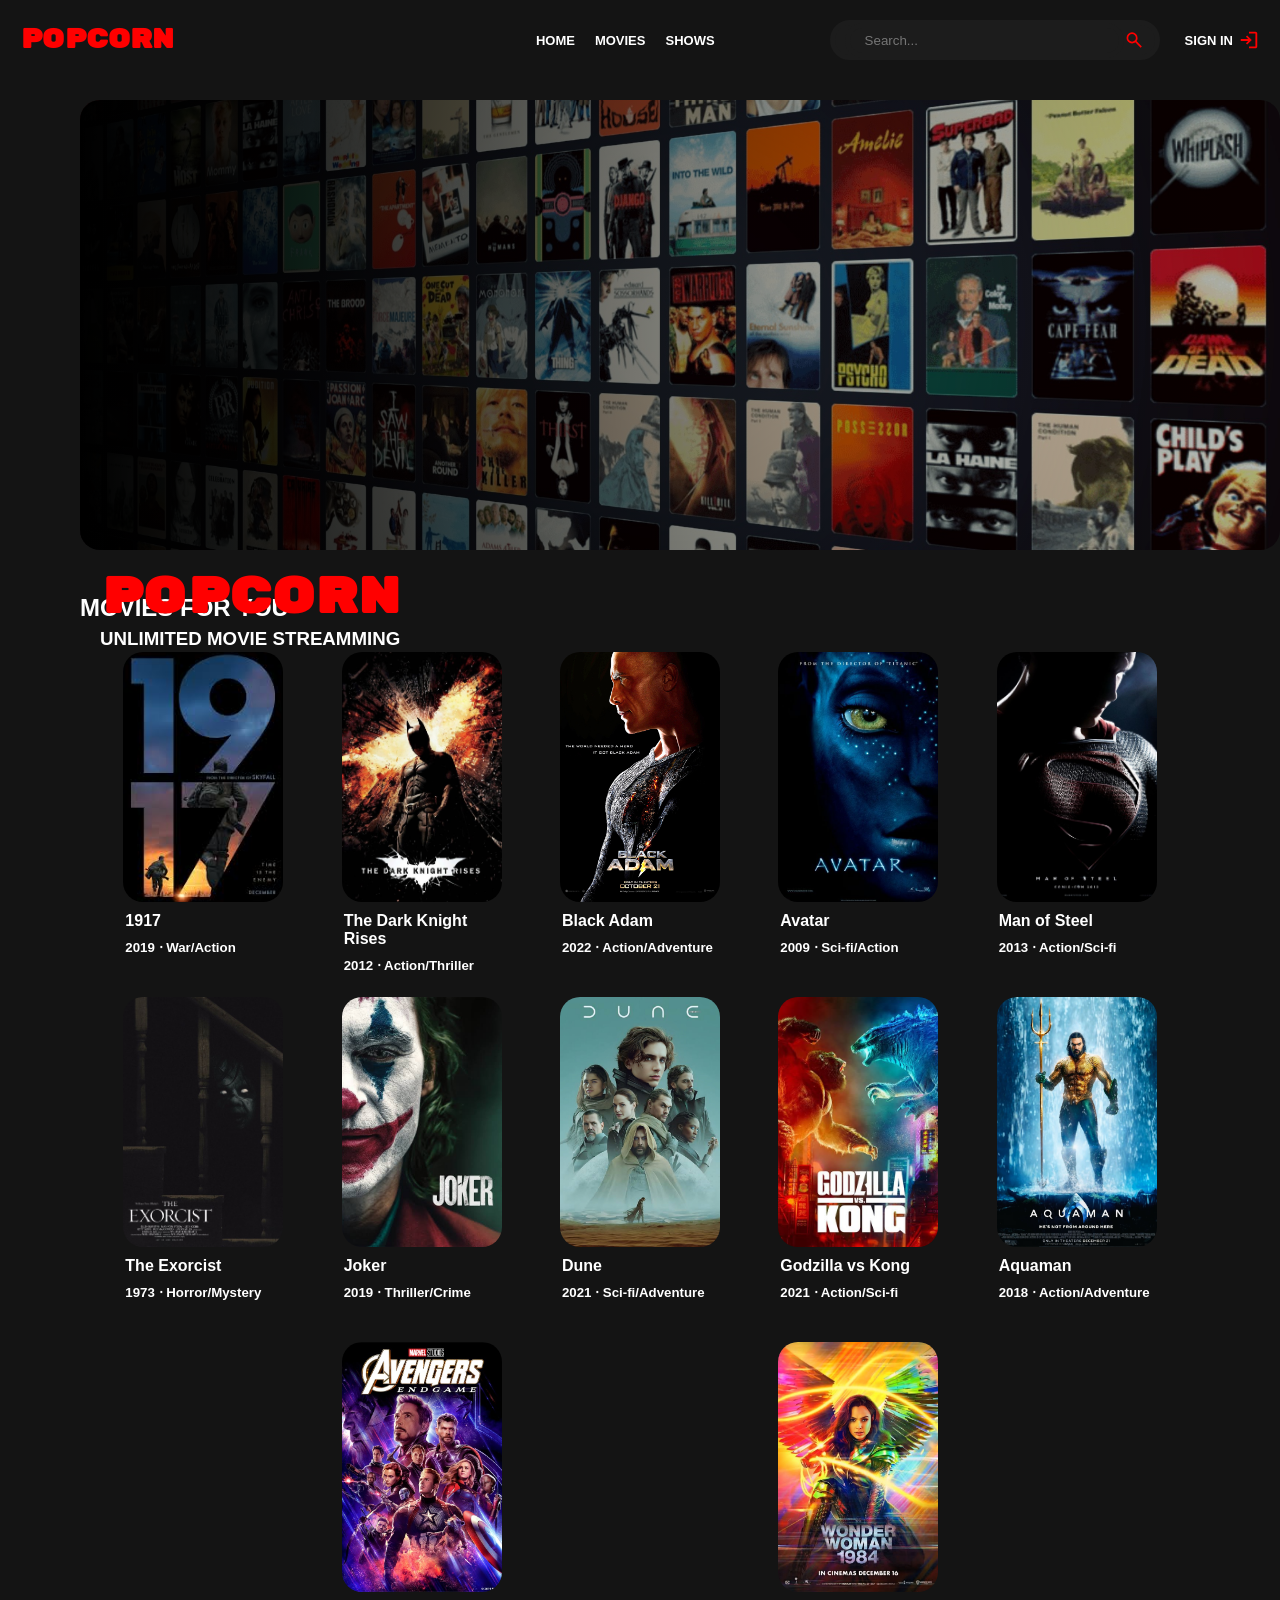
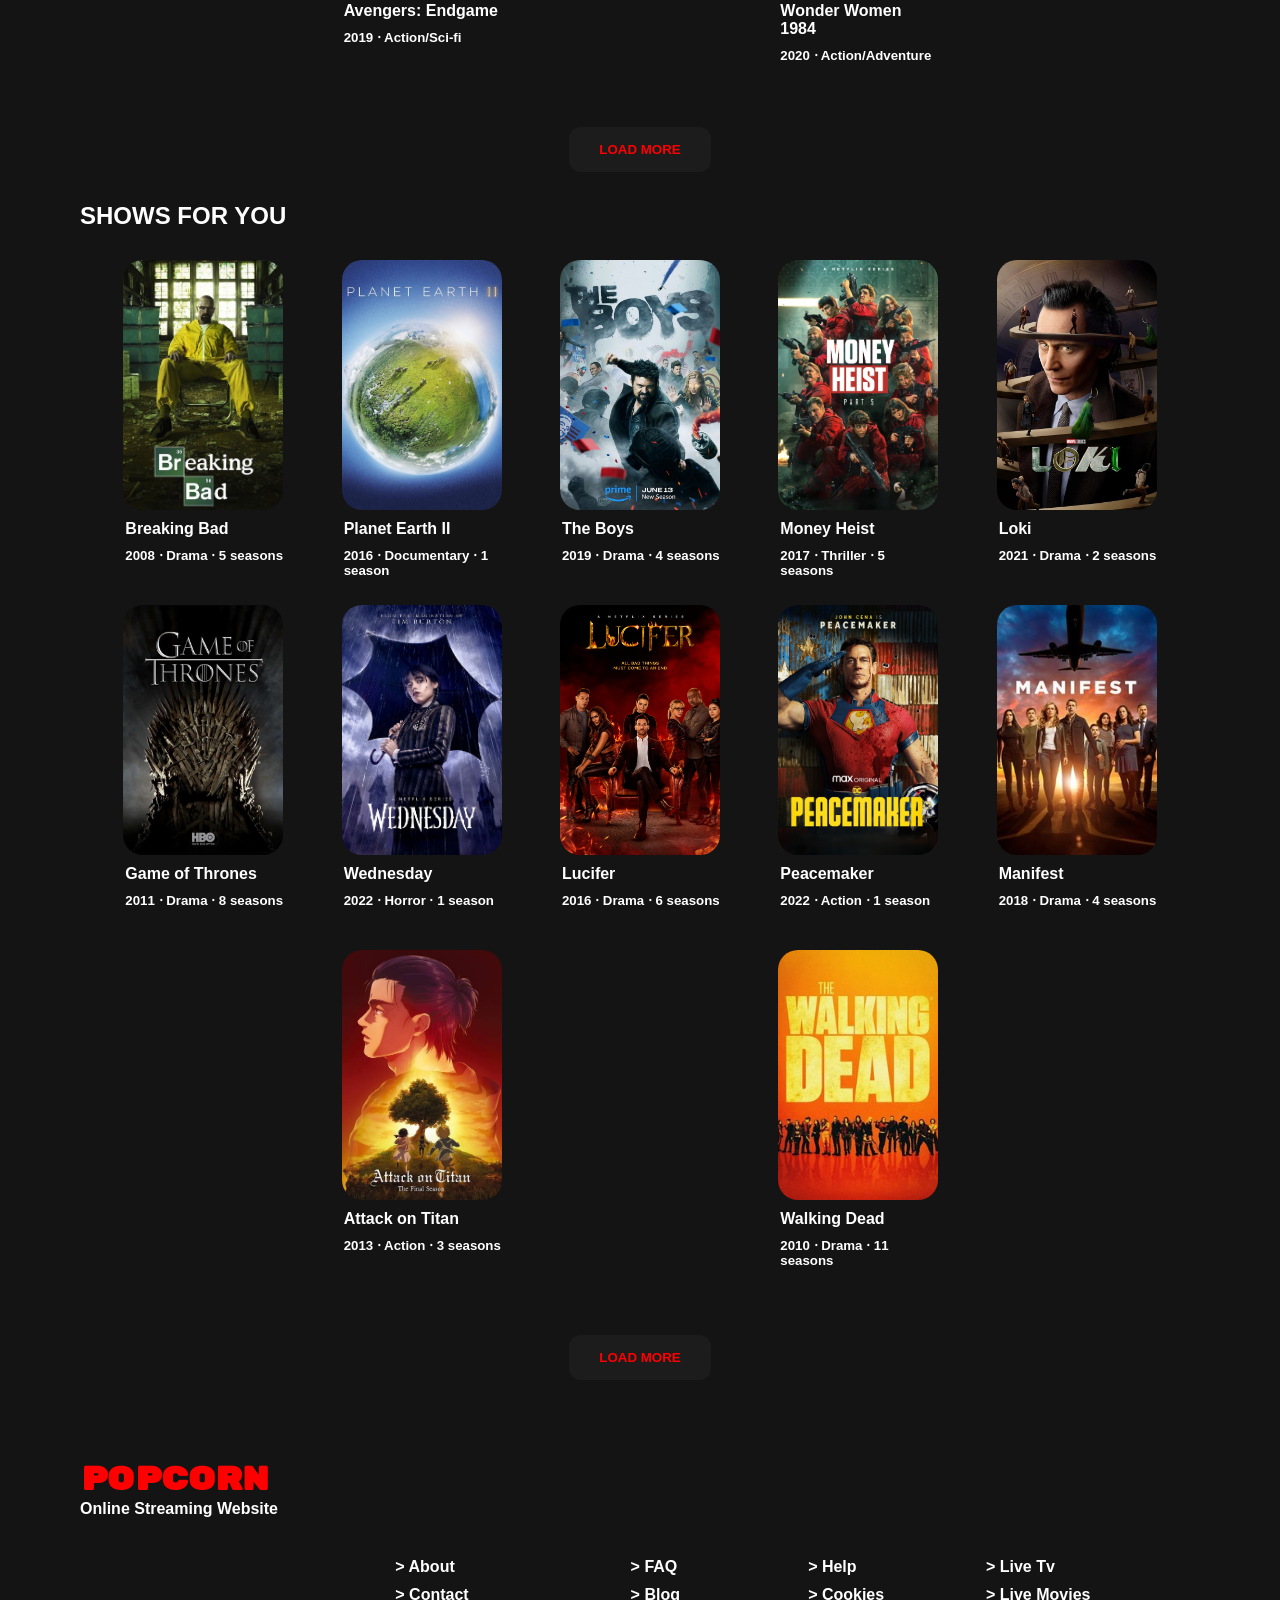
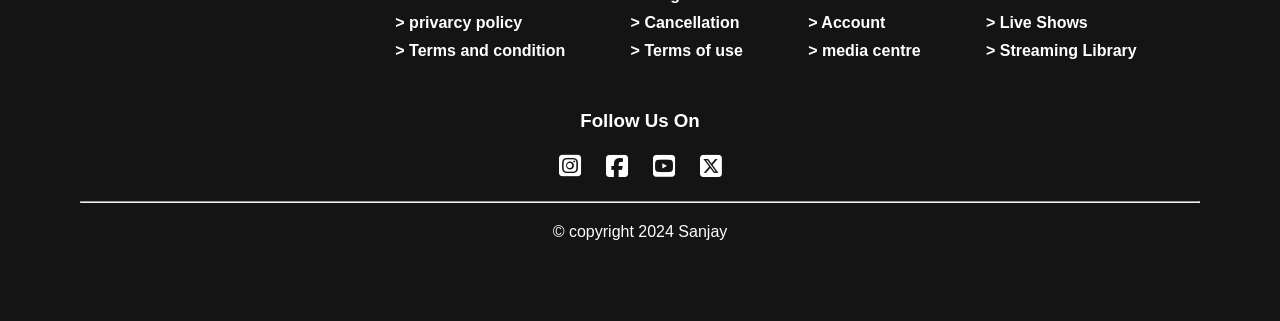
<file: index.html>
<!DOCTYPE html>
<html lang="en">

<head>
    <meta charset="UTF-8">
    <meta name="viewport" content="width=device-width, initial-scale=1.0">
    <title>Popcorn</title>

    <link rel="shortcut icon" href="img/icon.png" type="image/x-icon">

    <link rel="stylesheet" href="style.css">

    <!-- font -->

    <link rel="preconnect" href="https://fonts.googleapis.com">
    <link rel="preconnect" href="https://fonts.gstatic.com" crossorigin>
    <link
        href="https://fonts.googleapis.com/css2?family=Poppins:ital,wght@0,100;0,200;0,300;0,400;0,500;0,600;0,700;0,800;0,900;1,100;1,200;1,300;1,400;1,500;1,600;1,700;1,800;1,900&family=Rubik+Mono+One&display=swap"
        rel="stylesheet">


    <!-- font awesome -->

    <link rel="stylesheet" href="https://cdnjs.cloudflare.com/ajax/libs/font-awesome/6.6.0/css/all.min.css"
        integrity="sha512-Kc323vGBEqzTmouAECnVceyQqyqdsSiqLQISBL29aUW4U/M7pSPA/gEUZQqv1cwx4OnYxTxve5UMg5GT6L4JJg=="
        crossorigin="anonymous" referrerpolicy="no-referrer" />

</head>

<body>

    <div class="mobile-mode">
        <h1><i class="fa-solid fa-tv" style="font-size: 36px;"></i> <br> <br> Switch <br> to desktop mode</h1>
    </div>

    <!-- navbar -->

    <div class="navbar">

        <div class="nav-heading">

            <h1>POPCORN</h1>

        </div>

        <div class="nav-items">

            <div class="nav-list">

                <p><a href="index.html">HOME</a></p>
                <p><a href="movies.html">MOVIES</a></p>
                <p><a href="shows.html">SHOWS</a></p>

            </div>


            <div class="searchbar">

                <input type="text" id="searchbar" placeholder="Search...">

                <svg xmlns="http://www.w3.org/2000/svg" height="24px" viewBox="0 -960 960 960" width="24px" fill="red">
                    <path
                        d="M784-120 532-372q-30 24-69 38t-83 14q-109 0-184.5-75.5T120-580q0-109 75.5-184.5T380-840q109 0 184.5 75.5T640-580q0 44-14 83t-38 69l252 252-56 56ZM380-400q75 0 127.5-52.5T560-580q0-75-52.5-127.5T380-760q-75 0-127.5 52.5T200-580q0 75 52.5 127.5T380-400Z" />
                </svg>

            </div>

            <div class="login">

                <p><a href="signin.html">SIGN IN</a></p>

                <svg xmlns="http://www.w3.org/2000/svg" height="22px" viewBox="0 -960 960 960" width="22px" fill="red">
                    <path
                        d="M480-120v-80h280v-560H480v-80h280q33 0 56.5 23.5T840-760v560q0 33-23.5 56.5T760-120H480Zm-80-160-55-58 102-102H120v-80h327L345-622l55-58 200 200-200 200Z" />
                </svg>

            </div>

        </div>

    </div>

    <!--banner -->

    <div class="banner">

        <div class="main-banner-card">
            
            <div class="ban-gradient"></div>
            <img src="img/banner.png" class="banner-img" alt="bannerimg">

        </div>



        <div class="main-banner-content">

            <h1 class="main-banner-title">POPCORN</h1>
            <h3>UNLIMITED MOVIE STREAMMING</h3>

        </div>

    </div>

    <!-- suggestion -->

    <div class="home">

        <h2 class="sub-title">MOVIES FOR YOU</h2>

        <div class="suggestion">

            <!-- movie card -->

            <div class="movie">

                <div class="movie-card">

                    <img src="img/movies/1917.jpeg" class="card-img" alt="image">

                </div>

                <div class="card-content">

                    <h4>1917</h4>
                    <h5>2019 ‧ War/Action</h5>

                </div>

            </div>


            <div class="movie">

                <div class="movie-card">

                    <img src="img/movies/batman.jpg" class="card-img" alt="image">

                </div>

                <div class="card-content">

                    <h4>The Dark Knight Rises</h4>
                    <h5>2012 ‧ Action/Thriller</h5>

                </div>

            </div>


            <div class="movie">

                <div class="movie-card">

                    <img src="img/movies/black adam.jpg" class="card-img" alt="image">

                </div>

                <div class="card-content">

                    <h4>Black Adam</h4>
                    <h5>2022 ‧ Action/Adventure</h5>

                </div>

            </div>

            <div class="movie">

                <div class="movie-card">

                    <img src="img/movies/avatar.jpeg" class="card-img" alt="image">

                </div>

                <div class="card-content">

                    <h4>Avatar</h4>
                    <h5>2009 ‧ Sci-fi/Action </h5>

                </div>

            </div>

            <div class="movie">

                <div class="movie-card">

                    <img src="img/movies/man of steel.jpeg" class="card-img" alt="image">

                </div>

                <div class="card-content">

                    <h4>Man of Steel</h4>
                    <h5>2013 ‧ Action/Sci-fi </h5>

                </div>

            </div>

            <div class="movie">

                <div class="movie-card">

                    <img src="img/movies/The Exorcist.jpeg" class="card-img" alt="image">

                </div>

                <div class="card-content">

                    <h4>The Exorcist</h4>
                    <h5>1973 ‧ Horror/Mystery</h5>

                </div>

            </div>

            <div class="movie">

                <div class="movie-card">

                    <img src="img/movies/joker.jpeg" class="card-img" alt="image">

                </div>

                <div class="card-content">

                    <h4>Joker</h4>
                    <h5>2019 ‧ Thriller/Crime</h5>

                </div>

            </div>

            <div class="movie">

                <div class="movie-card">

                    <img src="img/movies/dune.jpg" class="card-img" alt="image">

                </div>

                <div class="card-content">

                    <h4>Dune</h4>
                    <h5>2021 ‧ Sci-fi/Adventure</h5>

                </div>

            </div>

            <div class="movie">

                <div class="movie-card">

                    <img src="img/movies/godzila kong.jpg" class="card-img" alt="image">

                </div>

                <div class="card-content">

                    <h4>Godzilla vs Kong</h4>
                    <h5>2021 ‧ Action/Sci-fi </h5>

                </div>

            </div>

            <div class="movie">

                <div class="movie-card">

                    <img src="img/movies/aquaman.jpg" class="card-img" alt="image">

                </div>

                <div class="card-content">

                    <h4>Aquaman</h4>
                    <h5>2018 ‧ Action/Adventure </h5>

                </div>

            </div>

            <div class="movie">

                <div class="movie-card">

                    <img src="img/movies/endgame.jpg" class="card-img" alt="image">

                </div>

                <div class="card-content">

                    <h4>Avengers: Endgame</h4>
                    <h5>2019 ‧ Action/Sci-fi </h5>

                </div>

            </div>

            <div class="movie">

                <div class="movie-card">

                    <img src="img/movies/ww84.jpg" class="card-img" alt="image">

                </div>

                <div class="card-content">

                    <h4>Wonder Women 1984</h4>
                    <h5>2020 ‧ Action/Adventure </h5>

                </div>

            </div>

        </div>

        <div class="load-more">

            <a href="movies.html"><input type="button" value="LOAD MORE"></a>

        </div>

    </div>


    <!-- suggestion section 2 -->

    <div class="home">

        <h2 class="sub-title">SHOWS FOR YOU</h2>


        <div class="suggestion">

            <div class="movie">

                <div class="movie-card">

                    <img src="img/shows/bb.jpg" class="card-img" alt="image">

                </div>

                <div class="card-content">

                    <h4>Breaking Bad</h4>
                    <h5>2008 ‧ Drama ‧ 5 seasons</h5>

                </div>

            </div>

            <div class="movie">

                <div class="movie-card">

                    <img src="img/shows/planet earth.jpg" class="card-img" alt="image">

                </div>

                <div class="card-content">

                    <h4>Planet Earth II</h4>
                    <h5>2016 ‧ Documentary ‧ 1 season</h5>

                </div>

            </div>

            <div class="movie">

                <div class="movie-card">

                    <img src="img/shows/boys.jpg" class="card-img" alt="image">

                </div>

                <div class="card-content">

                    <h4>The Boys</h4>
                    <h5>2019 ‧ Drama ‧ 4 seasons</h5>

                </div>

            </div>

            <div class="movie">

                <div class="movie-card">

                    <img src="img/shows/money heist.jpg" class="card-img" alt="image">

                </div>

                <div class="card-content">

                    <h4>Money Heist</h4>
                    <h5>2017 ‧ Thriller ‧ 5 seasons</h5>

                </div>

            </div>

            <div class="movie">

                <div class="movie-card">

                    <img src="img/shows/loki.jpg" class="card-img" alt="image">

                </div>

                <div class="card-content">

                    <h4>Loki</h4>
                    <h5>2021 ‧ Drama ‧ 2 seasons</h5>

                </div>

            </div>

            <div class="movie">

                <div class="movie-card">

                    <img src="img/shows/got.jpg" class="card-img" alt="image">

                </div>

                <div class="card-content">

                    <h4>Game of Thrones</h4>
                    <h5>2011 ‧ Drama ‧ 8 seasons</h5>

                </div>

            </div>

            <div class="movie">

                <div class="movie-card">

                    <img src="img/shows/wednesday.jpg" class="card-img" alt="image">

                </div>

                <div class="card-content">

                    <h4>Wednesday</h4>
                    <h5>2022 ‧ Horror ‧ 1 season</h5>

                </div>

            </div>

            <div class="movie">

                <div class="movie-card">

                    <img src="img/shows/Lucifer.png" class="card-img" alt="image">

                </div>

                <div class="card-content">

                    <h4>Lucifer</h4>
                    <h5>2016 ‧ Drama ‧ 6 seasons</h5>

                </div>

            </div>

            <div class="movie">

                <div class="movie-card">

                    <img src="img/shows/peacemaker.jpg" class="card-img" alt="image">

                </div>

                <div class="card-content">

                    <h4>Peacemaker</h4>
                    <h5>2022 ‧ Action ‧ 1 season</h5>

                </div>

            </div>

            <div class="movie">

                <div class="movie-card">

                    <img src="img/shows/manifest.jpg" class="card-img" alt="image">

                </div>

                <div class="card-content">

                    <h4>Manifest</h4>
                    <h5>2018 ‧ Drama ‧ 4 seasons</h5>

                </div>

            </div>

            <div class="movie">

                <div class="movie-card">

                    <img src="img/shows/attack on titan.jpg" class="card-img" alt="image">

                </div>

                <div class="card-content">

                    <h4>Attack on Titan</h4>
                    <h5>2013 ‧ Action ‧ 3 seasons</h5>

                </div>

            </div>

            <div class="movie">

                <div class="movie-card">

                    <img src="img/shows/walking dead.jpg" class="card-img" alt="image">

                </div>

                <div class="card-content">

                    <h4>Walking Dead</h4>
                    <h5>2010 ‧ Drama ‧ 11 seasons</h5>

                </div>

            </div>

        </div>

        <div class="load-more">

            <a href="shows.html"><input type="button" value="LOAD MORE"></a>

        </div>

    </div>

    <!-- footer -->

    <div class="footer">

        <div class="footer-title">
            <h1>POPCORN</h1>
            <p>Online Streaming Website</p>
        </div>



        <div class="about">
            <ul>
                <li>
                    <h4>> About</h4>
                </li>
                <li>
                    <h4>> Contact</h4>
                </li>
                <li>
                    <h4>> privarcy policy</h4>
                </li>
                <li>
                    <h4>> Terms and condition</h4>
                </li>
            </ul>

            <ul>
                <li>
                    <h4>> FAQ</h4>
                </li>
                <li>
                    <h4>> Blog</h4>
                </li>
                <li>
                    <h4>> Cancellation</h4>
                </li>
                <li>
                    <h4>> Terms of use</h4>
                </li>
            </ul>

            <ul>
                <li>
                    <h4>> Help</h4>
                </li>
                <li>
                    <h4>> Cookies</h4>
                </li>
                <li>
                    <h4>> Account</h4>
                </li>
                <li>
                    <h4>> media centre</h4>
                </li>
            </ul>

            <ul>
                <li>
                    <h4>> Live Tv</h4>
                </li>
                <li>
                    <h4>> Live Movies</h4>
                </li>
                <li>
                    <h4>> Live Shows</h4>
                </li>
                <li>
                    <h4>> Streaming Library</h4>
                </li>
            </ul>
        </div>


        <div class="follow-card">
            <h3>Follow Us On</h3>
        </div>

        <div class="social-media">
            <p><i class="fa-brands fa-square-instagram"></i></p>
            <p><i class="fa-brands fa-square-facebook"></i></p>
            <p><i class="fa-brands fa-square-youtube"></i></i></p>
            <p><i class="fa-brands fa-square-x-twitter"></i></p>
        </div>

        <hr>
        <div class="copyright">
            <p>&copy; copyright 2024 Sanjay </p>
        </div>

    </div>



</body>

</html>
</file>
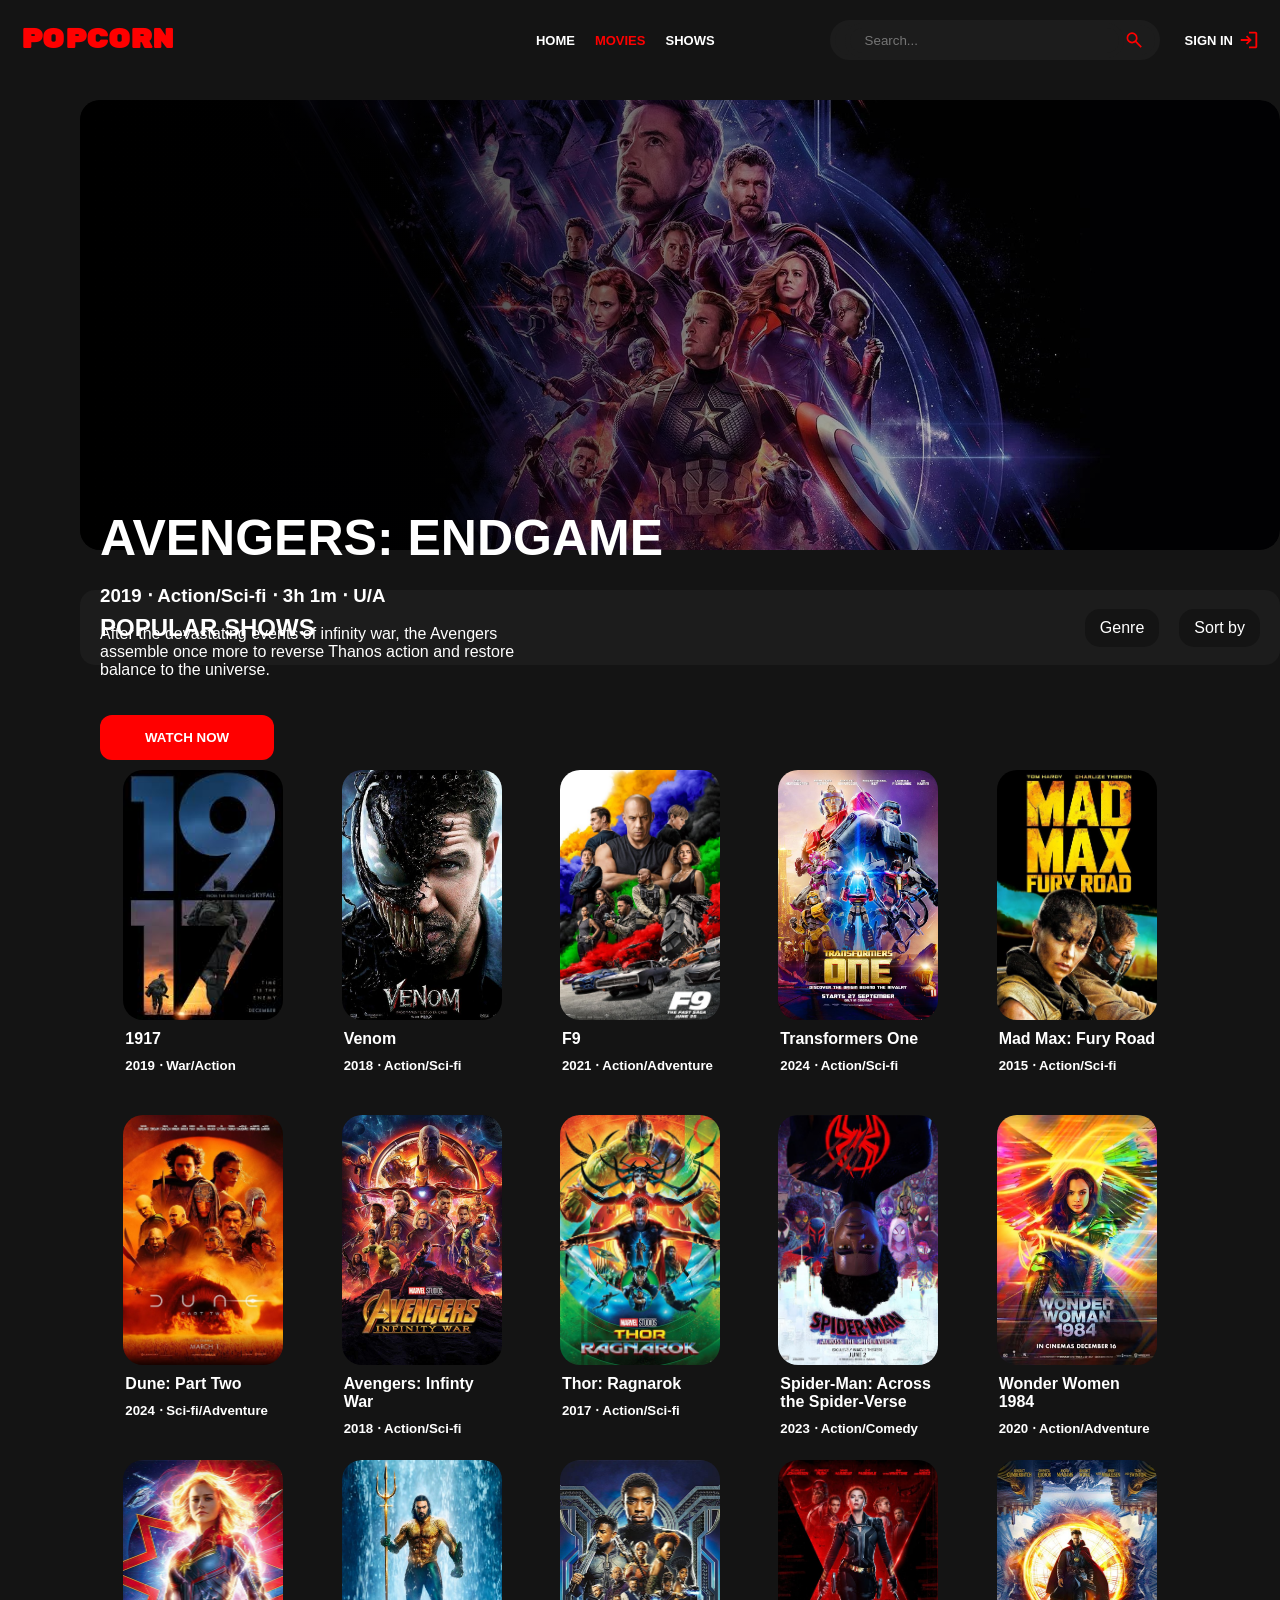
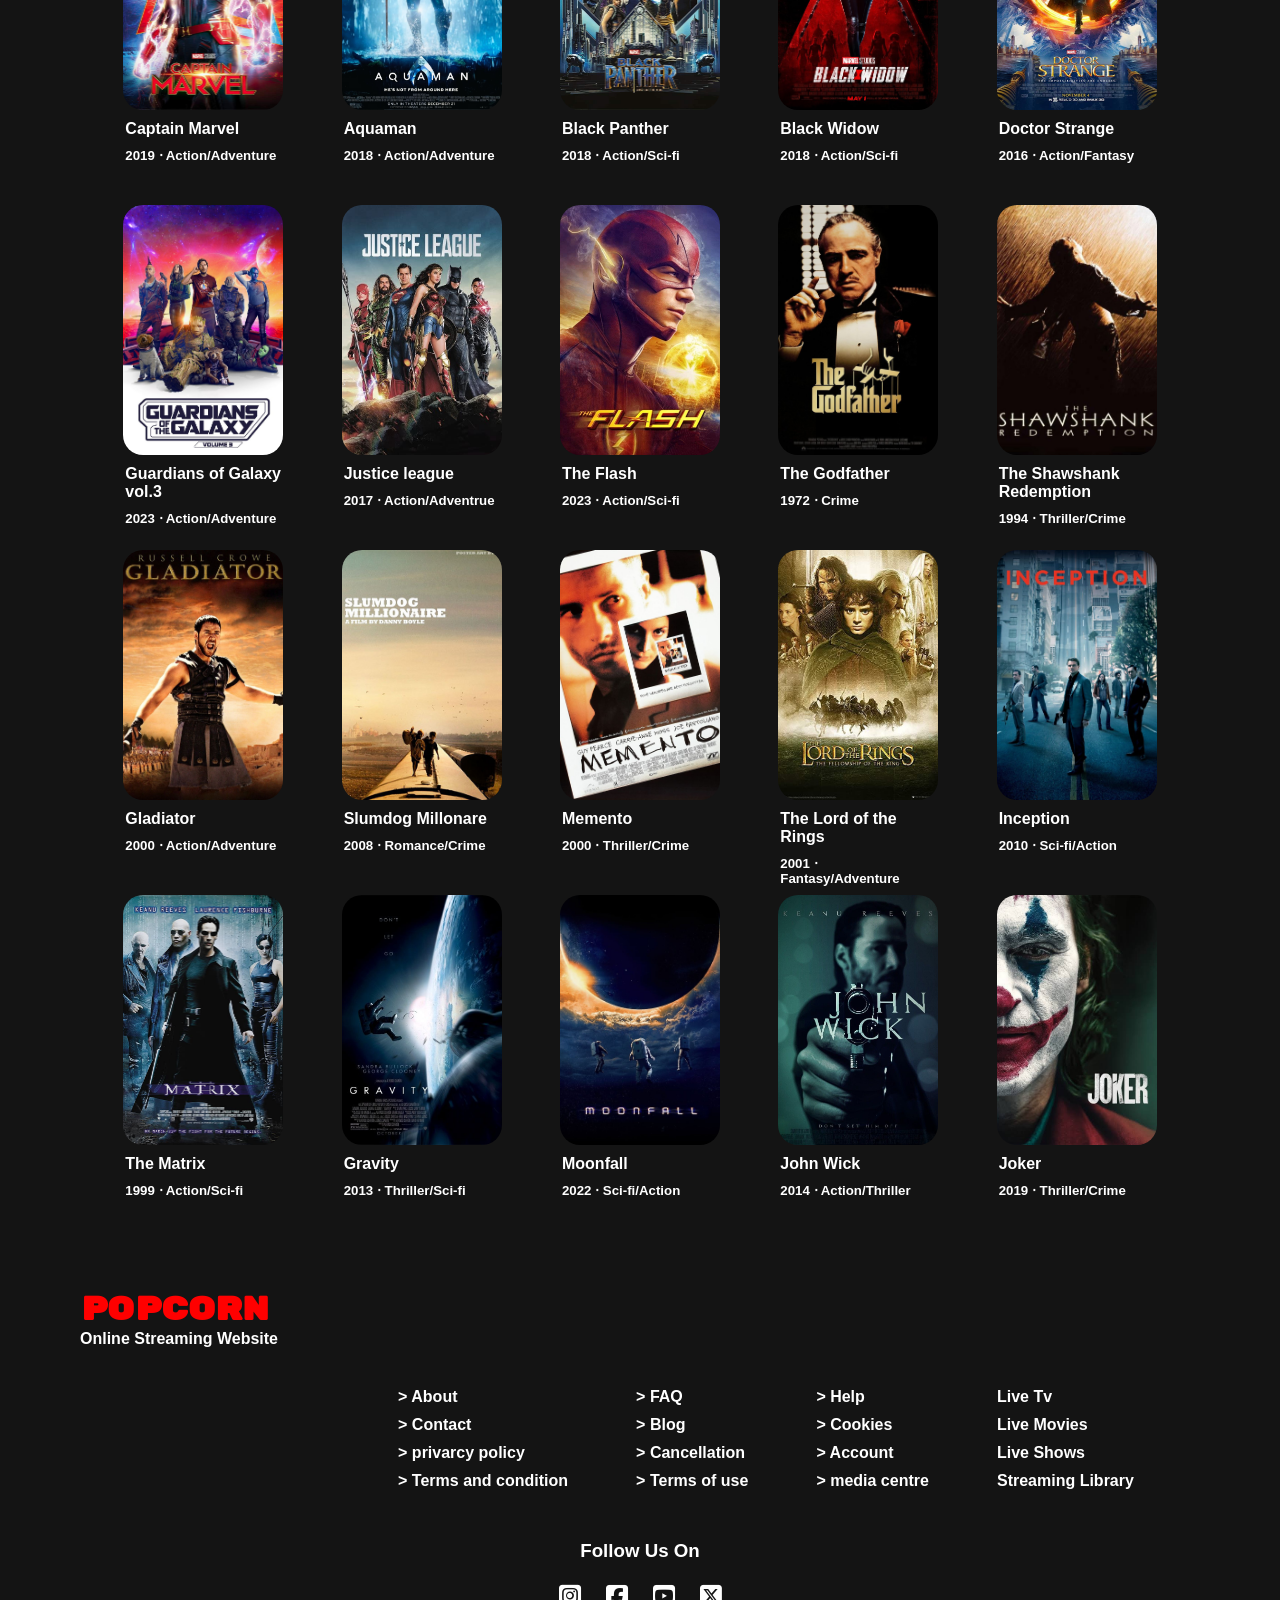
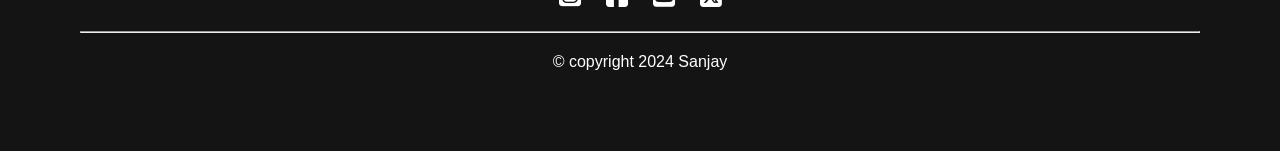
<file: movies.html>
<!DOCTYPE html>
<html lang="en">

<head>
    <meta charset="UTF-8">
    <meta name="viewport" content="width=device-width, initial-scale=1.0">
    <title>Popcorn</title>

    <link rel="shortcut icon" href="img/icon.png" type="image/x-icon">

    <link rel="stylesheet" href="style.css">

    <!-- font -->

    <link rel="preconnect" href="https://fonts.googleapis.com">
    <link rel="preconnect" href="https://fonts.gstatic.com" crossorigin>
    <link
        href="https://fonts.googleapis.com/css2?family=Poppins:ital,wght@0,100;0,200;0,300;0,400;0,500;0,600;0,700;0,800;0,900;1,100;1,200;1,300;1,400;1,500;1,600;1,700;1,800;1,900&family=Rubik+Mono+One&display=swap"
        rel="stylesheet">


    <!-- font awesome -->

    <link rel="stylesheet" href="https://cdnjs.cloudflare.com/ajax/libs/font-awesome/6.6.0/css/all.min.css"
        integrity="sha512-Kc323vGBEqzTmouAECnVceyQqyqdsSiqLQISBL29aUW4U/M7pSPA/gEUZQqv1cwx4OnYxTxve5UMg5GT6L4JJg=="
        crossorigin="anonymous" referrerpolicy="no-referrer" />
</head>

<body>

    <!-- navbar -->

    <div class="navbar">

        <div class="nav-heading">

            <h1>POPCORN</h1>

        </div>

        <div class="nav-items">

            <div class="nav-list">

                <p><a href="index.html">HOME</a></p>
                <p><a href="movies.html" style="color: red;">MOVIES</a></p>
                <p><a href="shows.html">SHOWS</a></p>

            </div>


            <div class="searchbar">

                <input type="text" id="searchbar" placeholder="Search...">

                <svg xmlns="http://www.w3.org/2000/svg" height="24px" viewBox="0 -960 960 960" width="24px" fill="red">
                    <path
                        d="M784-120 532-372q-30 24-69 38t-83 14q-109 0-184.5-75.5T120-580q0-109 75.5-184.5T380-840q109 0 184.5 75.5T640-580q0 44-14 83t-38 69l252 252-56 56ZM380-400q75 0 127.5-52.5T560-580q0-75-52.5-127.5T380-760q-75 0-127.5 52.5T200-580q0 75 52.5 127.5T380-400Z" />
                </svg>

            </div>

            <div class="login">

                <p><a href="signin.html">SIGN IN</a></p>

                <svg xmlns="http://www.w3.org/2000/svg" height="22px" viewBox="0 -960 960 960" width="22px" fill="red">
                    <path
                        d="M480-120v-80h280v-560H480v-80h280q33 0 56.5 23.5T840-760v560q0 33-23.5 56.5T760-120H480Zm-80-160-55-58 102-102H120v-80h327L345-622l55-58 200 200-200 200Z" />
                </svg>

            </div>

        </div>

    </div>

    <!--banner -->

    <div class="banner">

        <div class="banner-card">

            <div class="ban-gradient"></div>
            <img src="img/avengers.jpg" class="banner-img" alt="bannerimg">

        </div>

        <div class="banner-content">

            <h1 class="banner-title">AVENGERS: ENDGAME</h1><br>
            <h3> 2019 ‧ Action/Sci-fi ‧ 3h 1m ‧ U/A</h3><br>
            <P>After the devastating events of infinity war, the Avengers <br>assemble once more to reverse Thanos
                action and restore <br> balance to the universe. </P><br><br>

            <div class="watch">

                <input type="button" value="WATCH NOW">

            </div>
        </div>

    </div>

    </div>

    <!-- suggestion -->

    <div class="home">

        <div class="filter">

            <h2>POPULAR SHOWS</h2>

            <div class="sorting">

                <p>Genre</p>
                <p>Sort by</p>

            </div>

        </div>


        <div class="suggestion">

            <!-- movie card -->

            <div class="movie">

                <div class="movie-card">

                    <img src="img/movies/1917.jpeg" class="card-img" alt="image">

                </div>

                <div class="card-content">

                    <h4>1917</h4>
                    <h5>2019 ‧ War/Action</h5>

                </div>

            </div>

            <div class="movie">

                <div class="movie-card">

                    <img src="img/movies/venom.jpeg" class="card-img" alt="image">

                </div>

                <div class="card-content">

                    <h4>Venom</h4>
                    <h5>2018 ‧ Action/Sci-fi</h5>

                </div>

            </div>


            <div class="movie">

                <div class="movie-card">

                    <img src="img/movies/F9_ The Fast Saga.jpeg" class="card-img" alt="image">

                </div>

                <div class="card-content">

                    <h4>F9</h4>
                    <h5>2021 ‧ Action/Adventure</h5>

                </div>

            </div>

            <div class="movie">

                <div class="movie-card">

                    <img src="img/movies/transformers one.jpeg" class="card-img" alt="image">

                </div>

                <div class="card-content">

                    <h4>Transformers One</h4>
                    <h5>2024 ‧ Action/Sci-fi</h5>

                </div>

            </div>

            <div class="movie">

                <div class="movie-card">

                    <img src="img/movies/madmax.jpeg" class="card-img" alt="image">

                </div>

                <div class="card-content">

                    <h4>Mad Max: Fury Road</h4>
                    <h5>2015 ‧ Action/Sci-fi</h5>

                </div>

            </div>


            <div class="movie">

                <div class="movie-card">

                    <img src="img/movies/Dune_ Part Two.jpeg" class="card-img" alt="image">

                </div>

                <div class="card-content">

                    <h4>Dune: Part Two</h4>
                    <h5>2024 ‧ Sci-fi/Adventure </h5>

                </div>

            </div>

            <div class="movie">

                <div class="movie-card">

                    <img src="img/movies/infinty war.jpeg" class="card-img" alt="image">

                </div>

                <div class="card-content">

                    <h4>Avengers: Infinty War</h4>
                    <h5>2018 ‧ Action/Sci-fi </h5>

                </div>

            </div>


            <div class="movie">

                <div class="movie-card">

                    <img src="img/movies/thor ragnork.jpeg" class="card-img" alt="image">

                </div>

                <div class="card-content">

                    <h4>Thor: Ragnarok</h4>
                    <h5>2017 ‧ Action/Sci-fi</h5>

                </div>

            </div>

            <div class="movie">

                <div class="movie-card">

                    <img src="img/movies/Spider Man_ Across The Spider Verse.jpeg" class="card-img" alt="image">

                </div>

                <div class="card-content">

                    <h4>Spider-Man: Across the Spider-Verse</h4>
                    <h5>2023 ‧ Action/Comedy</h5>

                </div>

            </div>

            <div class="movie">

                <div class="movie-card">

                    <img src="img/movies/ww84.jpg" class="card-img" alt="image">

                </div>

                <div class="card-content">

                    <h4>Wonder Women 1984</h4>
                    <h5>2020 ‧ Action/Adventure </h5>

                </div>

            </div>

            <div class="movie">

                <div class="movie-card">

                    <img src="img/movies/captain marvel.jpeg" class="card-img" alt="image">

                </div>

                <div class="card-content">

                    <h4>Captain Marvel</h4>
                    <h5> 2019 ‧ Action/Adventure</h5>

                </div>

            </div>

            <div class="movie">

                <div class="movie-card">

                    <img src="img/movies/aquaman.jpg" class="card-img" alt="image">

                </div>

                <div class="card-content">

                    <h4>Aquaman</h4>
                    <h5>2018 ‧ Action/Adventure </h5>

                </div>

            </div>

            <div class="movie">

                <div class="movie-card">

                    <img src="img/movies/black panther.jpeg" class="card-img" alt="image">

                </div>

                <div class="card-content">

                    <h4>Black Panther</h4>
                    <h5>2018 ‧ Action/Sci-fi</h5>

                </div>

            </div>

            <div class="movie">

                <div class="movie-card">

                    <img src="img/movies/black widow.jpeg" class="card-img" alt="image">

                </div>

                <div class="card-content">

                    <h4>Black Widow</h4>
                    <h5>2018 ‧ Action/Sci-fi</h5>

                </div>

            </div>

            <div class="movie">

                <div class="movie-card">

                    <img src="img/movies/Doctor Strange Poster.jpeg" class="card-img" alt="image">

                </div>

                <div class="card-content">

                    <h4>Doctor Strange</h4>
                    <h5>2016 ‧ Action/Fantasy</h5>

                </div>

            </div>

            <div class="movie">

                <div class="movie-card">

                    <img src="img/movies/gog.jpeg" class="card-img" alt="image">

                </div>

                <div class="card-content">

                    <h4>Guardians of Galaxy vol.3</h4>
                    <h5>2023 ‧ Action/Adventure</h5>

                </div>

            </div>

            <div class="movie">

                <div class="movie-card">

                    <img src="img/movies/justice league.jpeg" class="card-img" alt="image">

                </div>

                <div class="card-content">

                    <h4>Justice league</h4>
                    <h5>2017 ‧ Action/Adventrue</h5>

                </div>

            </div>

            <div class="movie">

                <div class="movie-card">

                    <img src="img/movies/flash.jpeg" class="card-img" alt="image">

                </div>

                <div class="card-content">

                    <h4>The Flash</h4>
                    <h5>2023 ‧ Action/Sci-fi</h5>

                </div>

            </div>

            <div class="movie">

                <div class="movie-card">

                    <img src="img/movies/godfather.jpeg" class="card-img" alt="image">

                </div>

                <div class="card-content">

                    <h4>The Godfather</h4>
                    <h5>1972 ‧ Crime</h5>

                </div>

            </div>

            <div class="movie">

                <div class="movie-card">

                    <img src="img/movies/The Shawshank Redemption.jpeg" class="card-img" alt="image">

                </div>

                <div class="card-content">

                    <h4>The Shawshank Redemption</h4>
                    <h5>1994 ‧ Thriller/Crime</h5>

                </div>

            </div>

            <div class="movie">

                <div class="movie-card">

                    <img src="img/movies/Gladiator.jpeg" class="card-img" alt="image">

                </div>

                <div class="card-content">

                    <h4>Gladiator</h4>
                    <h5>2000 ‧ Action/Adventure</h5>

                </div>

            </div>

            <div class="movie">

                <div class="movie-card">

                    <img src="img/movies/slumdog millonare.jpg" class="card-img" alt="image">

                </div>

                <div class="card-content">

                    <h4>Slumdog Millonare</h4>
                    <h5>2008 ‧ Romance/Crime</h5>

                </div>

            </div>

            <div class="movie">

                <div class="movie-card">

                    <img src="img/movies/memento.jpeg" class="card-img" alt="image">

                </div>

                <div class="card-content">

                    <h4>Memento</h4>
                    <h5>2000 ‧ Thriller/Crime</h5>

                </div>

            </div>

            <div class="movie">

                <div class="movie-card">

                    <img src="img/movies/lord of rings.jpeg" class="card-img" alt="image">

                </div>

                <div class="card-content">

                    <h4>The Lord of the Rings</h4>
                    <h5>2001 ‧ Fantasy/Adventure </h5>

                </div>

            </div>

            <div class="movie">

                <div class="movie-card">

                    <img src="img/movies/inception.jpg" class="card-img" alt="image">

                </div>

                <div class="card-content">

                    <h4>Inception</h4>
                    <h5>2010 ‧ Sci-fi/Action</h5>

                </div>

            </div>

            <div class="movie">

                <div class="movie-card">

                    <img src="img/movies/Matrix.jpeg" class="card-img" alt="image">

                </div>

                <div class="card-content">

                    <h4>The Matrix</h4>
                    <h5>1999 ‧ Action/Sci-fi</h5>

                </div>

            </div>

            <div class="movie">

                <div class="movie-card">

                    <img src="img/movies/gravity.jpeg" class="card-img" alt="image">

                </div>

                <div class="card-content">

                    <h4>Gravity</h4>
                    <h5>2013 ‧ Thriller/Sci-fi</h5>

                </div>

            </div>

            <div class="movie">

                <div class="movie-card">

                    <img src="img/movies/moonfall.jpeg" class="card-img" alt="image">

                </div>

                <div class="card-content">

                    <h4>Moonfall</h4>
                    <h5>2022 ‧ Sci-fi/Action</h5>

                </div>

            </div>

            <div class="movie">

                <div class="movie-card">

                    <img src="img/movies/johnwick.jpeg" class="card-img" alt="image">

                </div>

                <div class="card-content">

                    <h4>John Wick</h4>
                    <h5>2014 ‧ Action/Thriller</h5>

                </div>

            </div>

            <div class="movie">

                <div class="movie-card">

                    <img src="img/movies/joker.jpeg" class="card-img" alt="image">

                </div>

                <div class="card-content">

                    <h4>Joker</h4>
                    <h5>2019 ‧ Thriller/Crime</h5>

                </div>

            </div>

        </div>

    </div>


    <!-- footer -->

    <div class="footer">

        <div class="footer-title">
            <h1>POPCORN</h1>
            <p>Online Streaming Website</p>
        </div>



        <div class="about">
            <ul>
                <li>
                    <h4>> About</h4>
                </li>
                <li>
                    <h4>> Contact</h4>
                </li>
                <li>
                    <h4>> privarcy policy</h4>
                </li>
                <li>
                    <h4>> Terms and condition</h4>
                </li>
            </ul>

            <ul>
                <li>
                    <h4>> FAQ</h4>
                </li>
                <li>
                    <h4>> Blog</h4>
                </li>
                <li>
                    <h4>> Cancellation</h4>
                </li>
                <li>
                    <h4>> Terms of use</h4>
                </li>
            </ul>

            <ul>
                <li>
                    <h4>> Help</h4>
                </li>
                <li>
                    <h4>> Cookies</h4>
                </li>
                <li>
                    <h4>> Account</h4>
                </li>
                <li>
                    <h4>> media centre</h4>
                </li>
            </ul>

            <ul>
                <li>
                    <h4> Live Tv</h4>
                </li>
                <li>
                    <h4> Live Movies</h4>
                </li>
                <li>
                    <h4> Live Shows</h4>
                </li>
                <li>
                    <h4> Streaming Library</h4>
                </li>
            </ul>
        </div>


        <div class="follow-card">
            <h3>Follow Us On</h3>
        </div>

        <div class="social-media">
            <p><i class="fa-brands fa-square-instagram"></i></p>
            <p><i class="fa-brands fa-square-facebook"></i></p>
            <p><i class="fa-brands fa-square-youtube"></i></i></p>
            <p><i class="fa-brands fa-square-x-twitter"></i></p>
        </div>

        <hr>

        <div class="copyright">
            <p>&copy; copyright 2024 Sanjay </p>
        </div>

    </div>

</body>

</html>
</file>
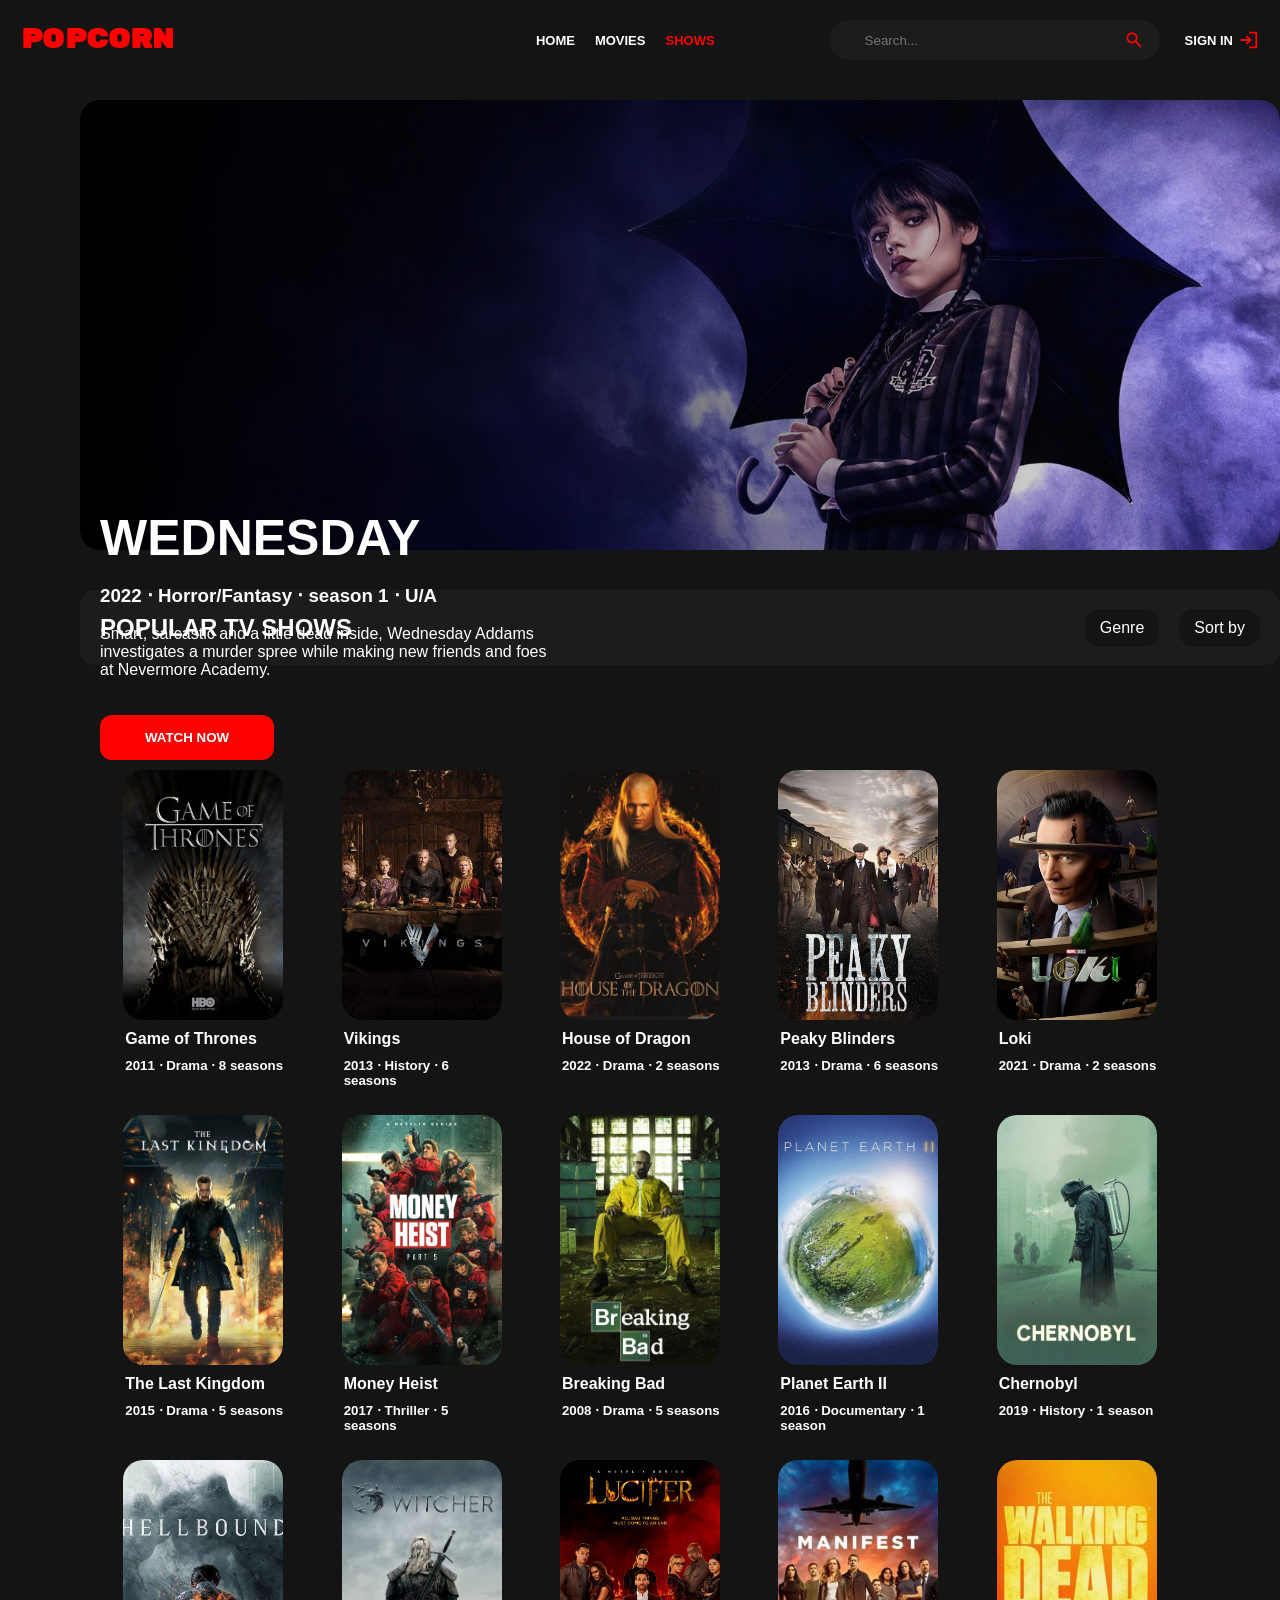
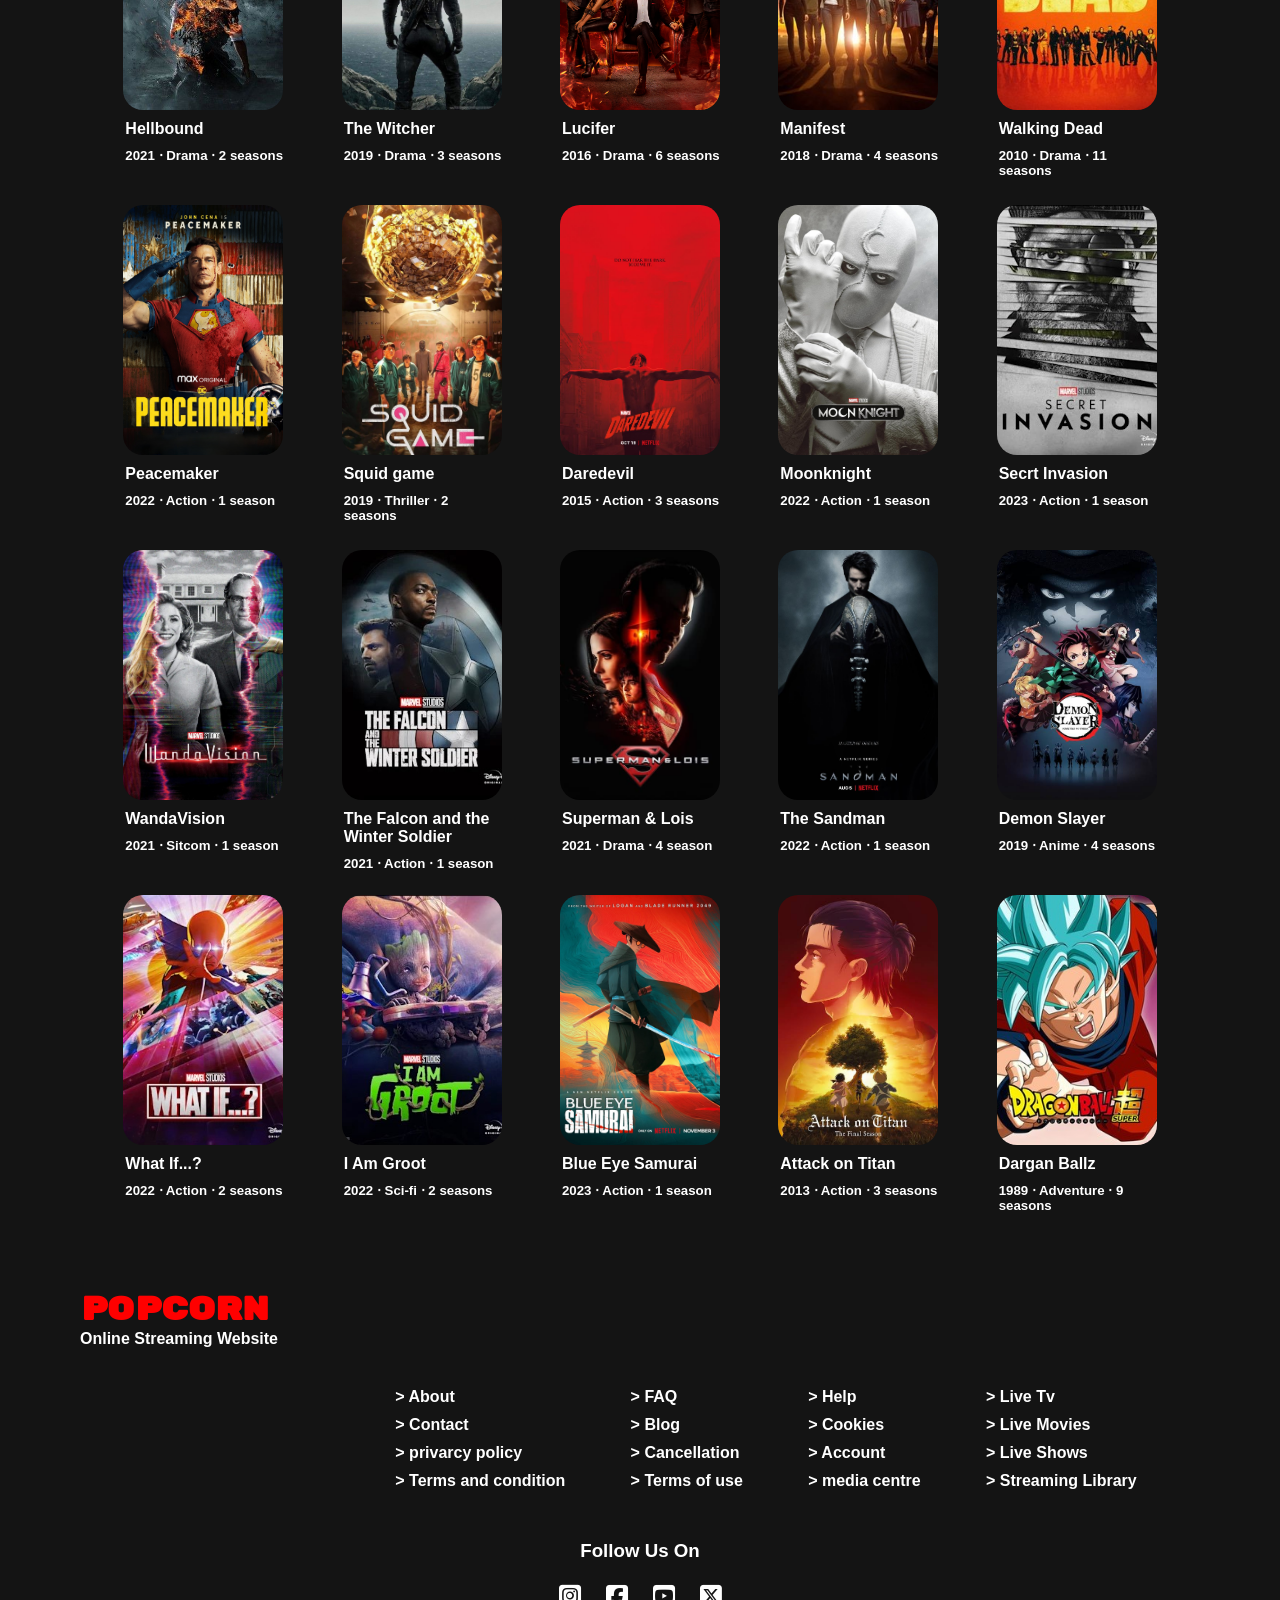
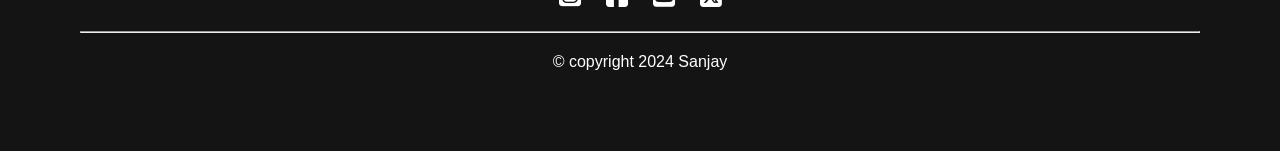
<file: shows.html>
<!DOCTYPE html>
<html lang="en">

<head>
    <meta charset="UTF-8">
    <meta name="viewport" content="width=device-width, initial-scale=1.0">
    <title>Popcorn</title>

    <link rel="shortcut icon" href="img/icon.png" type="image/x-icon">

    <link rel="stylesheet" href="style.css">

    <!-- font -->

    <link rel="preconnect" href="https://fonts.googleapis.com">
    <link rel="preconnect" href="https://fonts.gstatic.com" crossorigin>
    <link
        href="https://fonts.googleapis.com/css2?family=Poppins:ital,wght@0,100;0,200;0,300;0,400;0,500;0,600;0,700;0,800;0,900;1,100;1,200;1,300;1,400;1,500;1,600;1,700;1,800;1,900&family=Rubik+Mono+One&display=swap"
        rel="stylesheet">


    <!-- font awesome -->

    <link rel="stylesheet" href="https://cdnjs.cloudflare.com/ajax/libs/font-awesome/6.6.0/css/all.min.css"
        integrity="sha512-Kc323vGBEqzTmouAECnVceyQqyqdsSiqLQISBL29aUW4U/M7pSPA/gEUZQqv1cwx4OnYxTxve5UMg5GT6L4JJg=="
        crossorigin="anonymous" referrerpolicy="no-referrer" />
</head>

<body>

    <!-- navbar -->

    <div class="navbar">

        <div class="nav-heading">

            <h1>POPCORN</h1>

        </div>

        <div class="nav-items">

            <div class="nav-list">

                <p><a href="index.html">HOME</a></p>
                <p><a href="movies.html">MOVIES</a></p>
                <p><a href="shows.html" style="color: red;">SHOWS</a></p>

            </div>


            <div class="searchbar">

                <input type="text" id="searchbar" placeholder="Search...">

                <svg xmlns="http://www.w3.org/2000/svg" height="24px" viewBox="0 -960 960 960" width="24px" fill="red">
                    <path
                        d="M784-120 532-372q-30 24-69 38t-83 14q-109 0-184.5-75.5T120-580q0-109 75.5-184.5T380-840q109 0 184.5 75.5T640-580q0 44-14 83t-38 69l252 252-56 56ZM380-400q75 0 127.5-52.5T560-580q0-75-52.5-127.5T380-760q-75 0-127.5 52.5T200-580q0 75 52.5 127.5T380-400Z" />
                </svg>

            </div>

            <div class="login">

                <p><a href="signin.html">SIGN IN</a></p>

                <svg xmlns="http://www.w3.org/2000/svg" height="22px" viewBox="0 -960 960 960" width="22px" fill="red">
                    <path
                        d="M480-120v-80h280v-560H480v-80h280q33 0 56.5 23.5T840-760v560q0 33-23.5 56.5T760-120H480Zm-80-160-55-58 102-102H120v-80h327L345-622l55-58 200 200-200 200Z" />
                </svg>

            </div>

        </div>

    </div>

    <!--banner -->

    <div class="banner">

        <div class="banner-card">

            <div class="ban-gradient"></div>
            <img src="img/wednesday.jpeg" class="banner-img" alt="bannerimg">

        </div>

        <div class="banner-content">

            <h1 class="banner-title">WEDNESDAY</h1><br>
            <h3>2022 ‧ Horror/Fantasy ‧ season 1 ‧ U/A</h3><br>
            <p>Smart, sarcastic and a little dead inside, Wednesday Addams<br>investigates a murder spree while making
                new friends and foes <br> at Nevermore Academy.</p><br><br>

            <div class="watch">

                <input type="button" value="WATCH NOW">

            </div>
        </div>

    </div>

    <!-- suggestion -->

    <div class="home">

        <div class="filter">

            <h2>POPULAR TV SHOWS</h2>

            <div class="sorting">

                <p>Genre</p>
                <p>Sort by</p>

            </div>

            
        </div>


        <div class="suggestion">

            <!-- movie card -->

            <div class="movie">

                <div class="movie-card">

                    <img src="img/shows/got.jpg" class="card-img" alt="image">

                </div>

                <div class="card-content">

                    <h4>Game of Thrones</h4>
                    <h5>2011 ‧ Drama ‧ 8 seasons</h5>

                </div>

            </div>

            <div class="movie">

                <div class="movie-card">

                    <img src="img/shows/vikings.jpeg" class="card-img" alt="image">

                </div>

                <div class="card-content">

                    <h4>Vikings</h4>
                    <h5>2013 ‧ History ‧ 6 seasons</h5>

                </div>

            </div>

            <div class="movie">

                <div class="movie-card">

                    <img src="img/shows/house of dragon.jpeg" class="card-img" alt="image">

                </div>

                <div class="card-content">

                    <h4>House of Dragon</h4>
                    <h5>2022 ‧ Drama ‧ 2 seasons</h5>

                </div>

            </div>

            <div class="movie">

                <div class="movie-card">

                    <img src="img/shows/PEAKY BLINDERS.jpeg" class="card-img" alt="image">

                </div>

                <div class="card-content">

                    <h4>Peaky Blinders</h4>
                    <h5>2013 ‧ Drama ‧ 6 seasons</h5>

                </div>

            </div>

            <div class="movie">

                <div class="movie-card">

                    <img src="img/shows/loki.jpg" class="card-img" alt="image">

                </div>

                <div class="card-content">

                    <h4>Loki</h4>
                    <h5>2021 ‧ Drama ‧ 2 seasons</h5>

                </div>

            </div>

            <div class="movie">

                <div class="movie-card">

                    <img src="img/shows/the last kingdom.jpeg" class="card-img" alt="image">

                </div>

                <div class="card-content">

                    <h4>The Last Kingdom</h4>
                    <h5>2015 ‧ Drama ‧ 5 seasons</h5>

                </div>

            </div>

            <div class="movie">

                <div class="movie-card">

                    <img src="img/shows/money heist.jpg" class="card-img" alt="image">

                </div>

                <div class="card-content">

                    <h4>Money Heist</h4>
                    <h5>2017 ‧ Thriller ‧ 5 seasons</h5>

                </div>

            </div>

            <div class="movie">

                <div class="movie-card">

                    <img src="img/shows/bb.jpg" class="card-img" alt="image">

                </div>

                <div class="card-content">

                    <h4>Breaking Bad</h4>
                    <h5>2008 ‧ Drama ‧ 5 seasons</h5>

                </div>

            </div>

            <div class="movie">

                <div class="movie-card">

                    <img src="img/shows/planet earth.jpg" class="card-img" alt="image">

                </div>

                <div class="card-content">

                    <h4>Planet Earth II</h4>
                    <h5>2016 ‧ Documentary ‧ 1 season</h5>

                </div>

            </div>

            <div class="movie">

                <div class="movie-card">

                    <img src="img/shows/chernobyl.jpeg" class="card-img" alt="image">

                </div>

                <div class="card-content">

                    <h4>Chernobyl</h4>
                    <h5>2019 ‧ History ‧ 1 season</h5>

                </div>

            </div>

            <div class="movie">

                <div class="movie-card">

                    <img src="img/shows/hellbound.jpeg" class="card-img" alt="image">

                </div>

                <div class="card-content">

                    <h4>Hellbound</h4>
                    <h5>2021 ‧ Drama ‧ 2 seasons</h5>

                </div>

            </div>

            <div class="movie">

                <div class="movie-card">

                    <img src="img/shows/witcher.jpeg" class="card-img" alt="image">

                </div>

                <div class="card-content">

                    <h4>The Witcher</h4>
                    <h5>2019 ‧ Drama ‧ 3 seasons</h5>

                </div>

            </div>

            <div class="movie">

                <div class="movie-card">

                    <img src="img/shows/Lucifer.png" class="card-img" alt="image">

                </div>

                <div class="card-content">

                    <h4>Lucifer</h4>
                    <h5>2016 ‧ Drama ‧ 6 seasons</h5>

                </div>

            </div>

            <div class="movie">

                <div class="movie-card">

                    <img src="img/shows/manifest.jpg" class="card-img" alt="image">

                </div>

                <div class="card-content">

                    <h4>Manifest</h4>
                    <h5>2018 ‧ Drama ‧ 4 seasons</h5>

                </div>

            </div>

            <div class="movie">

                <div class="movie-card">

                    <img src="img/shows/walking dead.jpg" class="card-img" alt="image">

                </div>

                <div class="card-content">

                    <h4>Walking Dead</h4>
                    <h5>2010 ‧ Drama ‧ 11 seasons</h5>

                </div>

            </div>

            <div class="movie">

                <div class="movie-card">

                    <img src="img/shows/peacemaker.jpg" class="card-img" alt="image">

                </div>

                <div class="card-content">

                    <h4>Peacemaker</h4>
                    <h5>2022 ‧ Action ‧ 1 season</h5>

                </div>

            </div>

            <div class="movie">

                <div class="movie-card">

                    <img src="img/shows/Squid Game.jpeg" class="card-img" alt="image">

                </div>

                <div class="card-content">

                    <h4>Squid game</h4>
                    <h5>2019 ‧ Thriller ‧ 2 seasons</h5>

                </div>

            </div>

            <div class="movie">

                <div class="movie-card">

                    <img src="img/shows/daredevil.jpeg" class="card-img" alt="image">

                </div>

                <div class="card-content">

                    <h4>Daredevil</h4>
                    <h5>2015 ‧ Action ‧ 3 seasons</h5>

                </div>

            </div>

            <div class="movie">

                <div class="movie-card">

                    <img src="img/shows/moonknight.jpg" class="card-img" alt="image">

                </div>

                <div class="card-content">

                    <h4>Moonknight</h4>
                    <h5>2022 ‧ Action ‧ 1 season</h5>

                </div>

            </div>

            <div class="movie">

                <div class="movie-card">

                    <img src="img/shows/secert invasion.jpg" class="card-img" alt="image">

                </div>

                <div class="card-content">

                    <h4>Secrt Invasion</h4>
                    <h5>2023 ‧ Action ‧ 1 season</h5>

                </div>

            </div>

            <div class="movie">

                <div class="movie-card">

                    <img src="img/shows/wandavision.jpeg" class="card-img" alt="image">

                </div>

                <div class="card-content">

                    <h4>WandaVision</h4>
                    <h5>2021 ‧ Sitcom ‧ 1 season</h5>

                </div>

            </div>

            <div class="movie">

                <div class="movie-card">

                    <img src="img/shows/falcon and winter solider.jpg" class="card-img" alt="image">

                </div>

                <div class="card-content">

                    <h4>The Falcon and the Winter Soldier</h4>
                    <h5>2021 ‧ Action ‧ 1 season</h5>

                </div>

            </div>


            <div class="movie">

                <div class="movie-card">

                    <img src="img/shows/superman lois.jpg" class="card-img" alt="image">

                </div>

                <div class="card-content">

                    <h4>Superman & Lois</h4>
                    <h5>2021 ‧ Drama ‧ 4 season</h5>

                </div>

            </div>

            <div class="movie">

                <div class="movie-card">

                    <img src="img/shows/sandman.jpeg" class="card-img" alt="image">

                </div>

                <div class="card-content">

                    <h4>The Sandman</h4>
                    <h5>2022 ‧ Action ‧ 1 season</h5>

                </div>

            </div>

            <div class="movie">

                <div class="movie-card">

                    <img src="img/shows/demon slayer.jpg" class="card-img" alt="image">

                </div>

                <div class="card-content">

                    <h4>Demon Slayer</h4>
                    <h5>2019 ‧ Anime ‧ 4 seasons</h5>

                </div>

            </div>

            <div class="movie">

                <div class="movie-card">

                    <img src="img/shows/what if.jpg" class="card-img" alt="image">

                </div>

                <div class="card-content">

                    <h4>What If...?</h4>
                    <h5>2022 ‧ Action ‧ 2 seasons</h5>

                </div>

            </div>

            <div class="movie">

                <div class="movie-card">

                    <img src="img/shows/i am groot.jpg" class="card-img" alt="image">

                </div>

                <div class="card-content">

                    <h4>I Am Groot</h4>
                    <h5>2022 ‧ Sci-fi ‧ 2 seasons</h5>

                </div>

            </div>

            <div class="movie">

                <div class="movie-card">

                    <img src="img/shows/blue eye samurai.jpg" class="card-img" alt="image">

                </div>

                <div class="card-content">

                    <h4>Blue Eye Samurai</h4>
                    <h5>2023 ‧ Action ‧ 1 season</h5>

                </div>

            </div>

            <div class="movie">

                <div class="movie-card">

                    <img src="img/shows/attack on titan.jpg" class="card-img" alt="image">

                </div>

                <div class="card-content">

                    <h4>Attack on Titan</h4>
                    <h5>2013 ‧ Action ‧ 3 seasons</h5>

                </div>

            </div>

            <div class="movie">

                <div class="movie-card">

                    <img src="img/shows/dargon ballz.jpg" class="card-img" alt="image">

                </div>

                <div class="card-content">

                    <h4>Dargan Ballz</h4>
                    <h5>1989 ‧ Adventure ‧ 9 seasons</h5>

                </div>

            </div>




        </div>


    </div>


    <!-- footer -->

    <div class="footer">

        <div class="footer-title">
            <h1>POPCORN</h1>
            <p>Online Streaming Website</p>
        </div>



        <div class="about">
            <ul>
                <li>
                    <h4>> About</h4>
                </li>
                <li>
                    <h4>> Contact</h4>
                </li>
                <li>
                    <h4>> privarcy policy</h4>
                </li>
                <li>
                    <h4>> Terms and condition</h4>
                </li>
            </ul>

            <ul>
                <li>
                    <h4>> FAQ</h4>
                </li>
                <li>
                    <h4>> Blog</h4>
                </li>
                <li>
                    <h4>> Cancellation</h4>
                </li>
                <li>
                    <h4>> Terms of use</h4>
                </li>
            </ul>

            <ul>
                <li>
                    <h4>> Help</h4>
                </li>
                <li>
                    <h4>> Cookies</h4>
                </li>
                <li>
                    <h4>> Account</h4>
                </li>
                <li>
                    <h4>> media centre</h4>
                </li>
            </ul>

            <ul>
                <li>
                    <h4>> Live Tv</h4>
                </li>
                <li>
                    <h4>> Live Movies</h4>
                </li>
                <li>
                    <h4>> Live Shows</h4>
                </li>
                <li>
                    <h4>> Streaming Library</h4>
                </li>
            </ul>
        </div>


        <div class="follow-card">
            <h3>Follow Us On</h3>
        </div>

        <div class="social-media">
            <p><i class="fa-brands fa-square-instagram"></i></p>
            <p><i class="fa-brands fa-square-facebook"></i></p>
            <p><i class="fa-brands fa-square-youtube"></i></i></p>
            <p><i class="fa-brands fa-square-x-twitter"></i></p>
        </div>

        <hr>

        <div class="copyright">
            <p>&copy; copyright 2024 Sanjay </p>
        </div>

    </div>

</body>

</html>
</file>
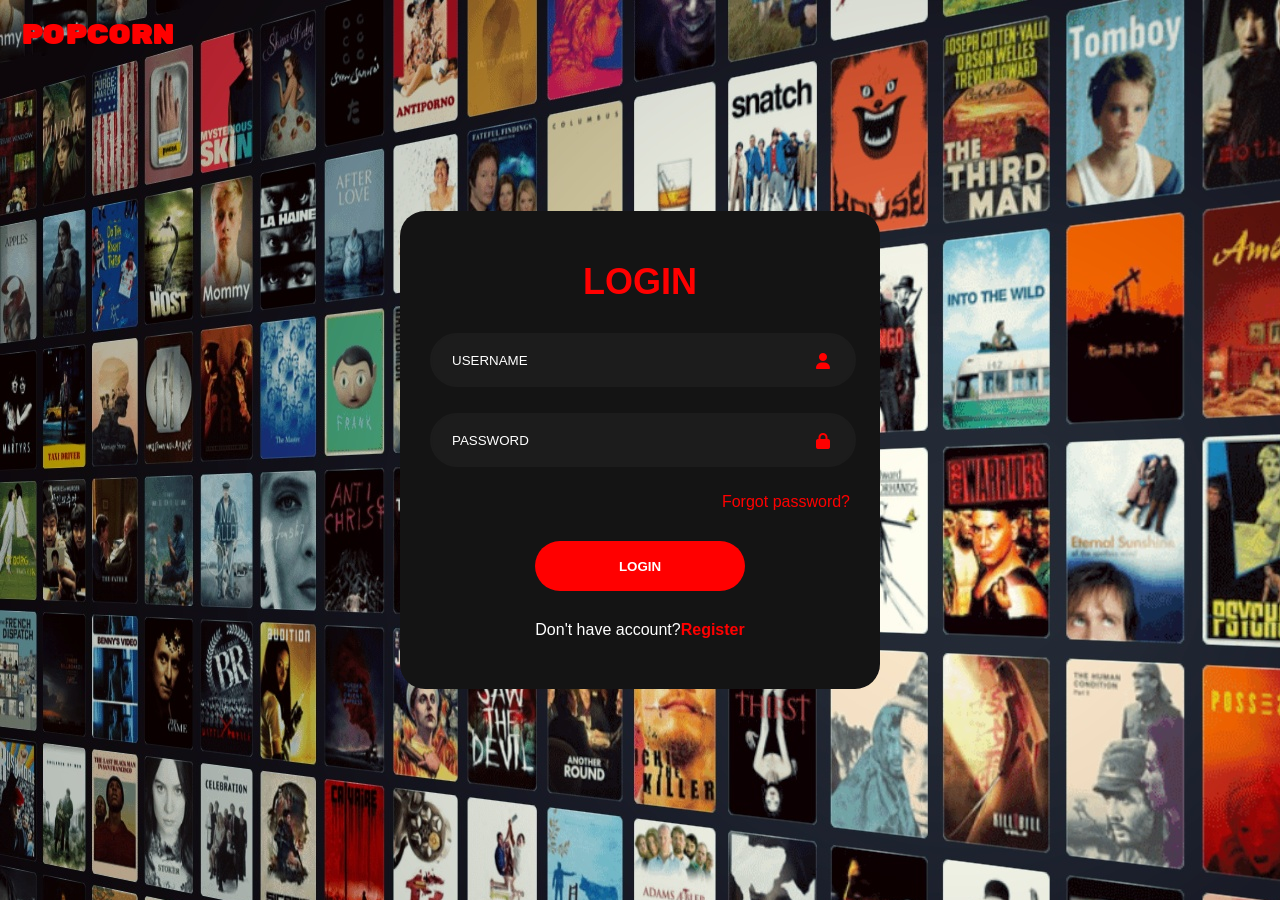
<file: signin.html>
<!DOCTYPE html>
<html lang="en">

<head>
    <meta charset="UTF-8">
    <meta name="viewport" content="width=device-width, initial-scale=1.0">
    <title>Popcorn</title>

    <link rel="shortcut icon" href="img/icon.png" type="image/x-icon">

    <link rel="stylesheet" href="style.css">

    <!-- font -->

    <link rel="preconnect" href="https://fonts.googleapis.com">
    <link rel="preconnect" href="https://fonts.gstatic.com" crossorigin>
    <link
        href="https://fonts.googleapis.com/css2?family=Poppins:ital,wght@0,100;0,200;0,300;0,400;0,500;0,600;0,700;0,800;0,900;1,100;1,200;1,300;1,400;1,500;1,600;1,700;1,800;1,900&family=Rubik+Mono+One&display=swap"
        rel="stylesheet">


    <!-- font awesome -->

    <link rel="stylesheet" href="https://cdnjs.cloudflare.com/ajax/libs/font-awesome/6.6.0/css/all.min.css"
        integrity="sha512-Kc323vGBEqzTmouAECnVceyQqyqdsSiqLQISBL29aUW4U/M7pSPA/gEUZQqv1cwx4OnYxTxve5UMg5GT6L4JJg=="
        crossorigin="anonymous" referrerpolicy="no-referrer" />

</head>

<body>

    <!-- navbar -->

    <div class="navbar" style="position: absolute; z-index: 1;">

        <div class="nav-heading">

            <h1> <a href="index.html" style="text-decoration: none; color: red;">POPCORN</a></h1>

        </div>

    </div>

    <div class="login-page">

        <div class="wrapper">

            <form action="">

                <h1>LOGIN</h1>

                <div class="input-box">
                    <input type="text" placeholder="USERNAME" required>
                    <i class="fa-solid fa-user"></i>
                </div>

                <div class="input-box">
                    <input type="password" placeholder="PASSWORD" required>
                    <i class="fa-solid fa-lock"></i>
                </div>

                <div class="forgot">
                    <a href="#">Forgot password?</a>
                </div>

                <button type="submit" class="btn">LOGIN</button>

                <div class="register">
                    <p>Don't have account?<a href="#">Register</a></p>
                </div>

            </form>
            
        </div>

    </div>
</body>
</file>
<file: style.css>
* {
    padding: 0;
    margin: 0;
}

::-webkit-scrollbar {
    background: transparent;
    border-left: 1px solid rgb(28, 28, 28);
}
  
::-webkit-scrollbar-thumb {
    background: red ;
    border-radius: 10px;
    border: 1px solid red;
    size: 10px;
    
}

body {
    font-family: sans-serif;
    background-color: rgb(20, 20, 20);
    cursor: default;
    -webkit-font-smoothing: antialiased;
}

/* navbar */

.navbar {
    display: flex;
    font-family: sans-serif;
    font-weight: bold;
    font-size: small;
    padding: 20px;
    justify-content: space-between;
    color: white;
    align-items: center;
}

.nav-items {
    display: flex;
    column-gap: 25px;
    align-items: center;
}

.searchbar {
    display: flex;
    align-items: center;
    height: 10px;
    padding: 10px;
    width: 300px;
    border: solid 5px rgb(28, 28, 28);
    border-radius: 25px;
    background-color: rgb(28, 28, 28);
}

.searchbar svg {
    cursor: pointer;
}

#searchbar {
    height: 25px;
    padding-left: 15px;
    width: 300px;
    border: solid 5px rgb(28, 28, 28);
    border-radius: 25px;
    background-color: rgb(28, 28, 28);
    outline: none;
    color: white;
}

.login {
    display: flex;
    column-gap: 5px;
    align-items: center;
}

.nav-heading {
    color: red;
    font-family: "Rubik Mono One", monospace;
}

.nav-list {
    display: flex;
    column-gap: 20px;
    padding-right: 90px;
}

.nav-items a,
p {
    text-decoration: none;
    transition: all 1s;
    color: white;
}

.nav-items a:hover {
    color: red;
}

.menu-button {
    color: red;
    display: none;
}

/* banner */

.banner {
    margin: 20px 80px;
    margin-bottom: 40px;
    align-items: center;
}

.banner-card:hover .banner-img {
    transform: scale(1.1);
}

.ban-gradient {
    background-image: linear-gradient(to right, black, transparent);
    height: 450px;
    width: 1200px;
    border-radius: 20px;
    position: absolute;
    z-index: 1;
}

.banner-card {
    height: 450px;
    width: 1200px;
    border-radius: 20px;
    overflow: hidden;
    transition: 1s;
    cursor: pointer;
}

.banner-img {
    object-fit: cover;
    border-radius: 20px;
    height: 450px;
    width: 1200px;
    cursor: pointer;
    transition: 1s;
}


.banner-content {
    color: white;
    position: absolute;
    bottom: 140px;
    left: 100px;
    cursor: pointer;
    z-index: 2;
}

.watch :hover {
    color: red;
    background-color: rgb(28, 28, 28);
}

.watch input {
    cursor: pointer;
    padding: 15px 45px;
    color: white;
    font-family: sans-serif;
    font-weight: bold;
    border-radius: 12px;
    border: none;
    background-color: red;
}

.banner-title {
    font-size: 50px;
}

.main-banner-title {
    color: red;
    font-size: 50px;
    font-family: "Rubik Mono One", monospace;
}

.main-banner-content {
    color: white;
    position: absolute;
    bottom: 250px;
    left: 100px;
    cursor: pointer;
    z-index: 2;
}

/* sign page */

.login-page {
    background: url(img/banner.png);
    display: flex;
    justify-content: center;
    align-items: center;
    min-height: 100vh;
}

.wrapper {
    width: 420px;
    background-color: rgb(20, 20, 20);
    color: red;
    padding: 50px 30px;
    border-radius: 25px;
}

.wrapper h1 {
    font-size: 36px;
    text-align: center;
    font-weight: bolder;
}

.input-box {
    position: relative;
    width: 100%;
    height: 50px;
    margin: 30px 0px;
}

.input-box input {
    width: 85%;
    height: 100%;
    background: rgb(28, 28, 28);
    border: none;
    outline: none;
    border: 2px solid rgb(28, 28, 28);
    border-radius: 40px;
    color: white;
    padding-left: 20px;
    padding-right: 45px;

}

.input-box input::placeholder {
    color: white;
}

.input-box i {
    position: absolute;
    right: 20px;
    top: 20px;
}

.forgot {
    text-align: right;
}

.forgot a {
    text-decoration: none;
    color: red;
}

.forgot a:hover {
    text-decoration: underline;
}

.btn {
    width: 50%;
    height: 50px;
    border: none;
    outline: none;
    border-radius: 40px;
    margin: 30px 0;
    font-weight: bold;
    background-color: red;
    color: white;
    transform: translateX(50%);
    cursor: pointer;
}

.register {
    text-align: center;
    color: white;
}

.register p a {
    text-decoration: none;
    font-weight: 600;
    color: red;
}

.register a:hover {
    text-decoration: underline;
}



/* filter */

.filter {
    display: flex;
    height: 75px;
    width: 1200px;
    background-color: rgb(28, 28, 28);
    border-radius: 15px;
    margin-bottom: 75px;
    align-items: center;
    justify-content: space-between;
}

.filter h2 {
    color: white;
    margin-left: 20px;
}
.sorting{
    display: flex;
}
.sorting p{
    background-color: rgb(20, 20, 20);
    padding: 10px 15px;
    margin-right: 20px;
    border-radius: 15px;
    align-items: center;
}
.sorting p:hover {
    color: red;
}


/* suggestion */

.home {
    color: white;
    margin-left: 80px;
    margin-right: 80px;
    justify-content: center;
}

.suggestion {
    color: white;
    display: flex;
    flex-wrap: wrap;
    align-items: left;
    justify-content: space-evenly;
}

.movie {
    width: 160px;
    height: 300px;
    border-radius: 20px;
    cursor: pointer;
    align-items: center;
    margin: 15px;
    margin-top: 30px;
}

.movie-card {
    height: 250px;
    width: 160px;
    border-radius: 20px;
    overflow: hidden;
}

.card-img {
    height: 250px;
    width: 160px;
    object-fit: cover;
    transition: 1s;
    border-radius: 20px;
    position: absolute;
}

.movie:hover .card-img {
    transform: scale(1.05);

}

.card-content h5,
h4 {
    color: white;
    margin-left: 2px;
    margin-top: 10px;
    transition: 1s;
}

.movie:hover .card-content h4 {
    color: red;
}

.load-more {
    text-align: center;
    margin-bottom: 30px;
    margin-top: 70px;
}

.load-more :hover {
    color: white;
    background-color: red;
}

.load-more input {
    cursor: pointer;
    padding: 15px 30px;
    color: red;
    font-family: sans-serif;
    font-weight: bold;
    border-radius: 12px;
    border: none;
    background-color: rgb(28, 28, 28);
}

/* footer */

.footer {
    padding: 40px;
    margin: 40px;
}

.footer-title h1 {
    color: red;
    font-family: "Rubik Mono One", monospace;
}

.footer-title p {
    font-weight: bold;
}

.about {
    display: flex;
    justify-content: space-evenly;
    margin-left: 250px;
    margin-top: 30px;
}

.about ul {
    color: white;
    cursor: pointer;
    list-style: none;
}

.follow-card {
    color: white;
    text-align: center;
    margin-top: 50px;
}

.social-media {
    padding: 20px;
    display: flex;
    font-size: 25px;
    justify-content: center;
    column-gap: 25px;
    cursor: pointer;
}

.social-media p:hover {
    color: red;
}

.copyright {
    margin-top: 20px;
    text-align: center;
}

.mobile-mode{
    margin-top: 100px;
   display: none;   
}

.mobile-mode h1{
    text-align: center;
    color: red;
    
}
@media screen and (max-width: 999px) {
    body{
        height: 100%;
        width: 100%;
    }
    .navbar{
        display: none;
    }
    .banner{
        display:none;
    }
    .home{
        display: none;
    }
    .footer{
        display: none;
    }
    .mobile-mode{
        display: block;
    }
}
</file>
